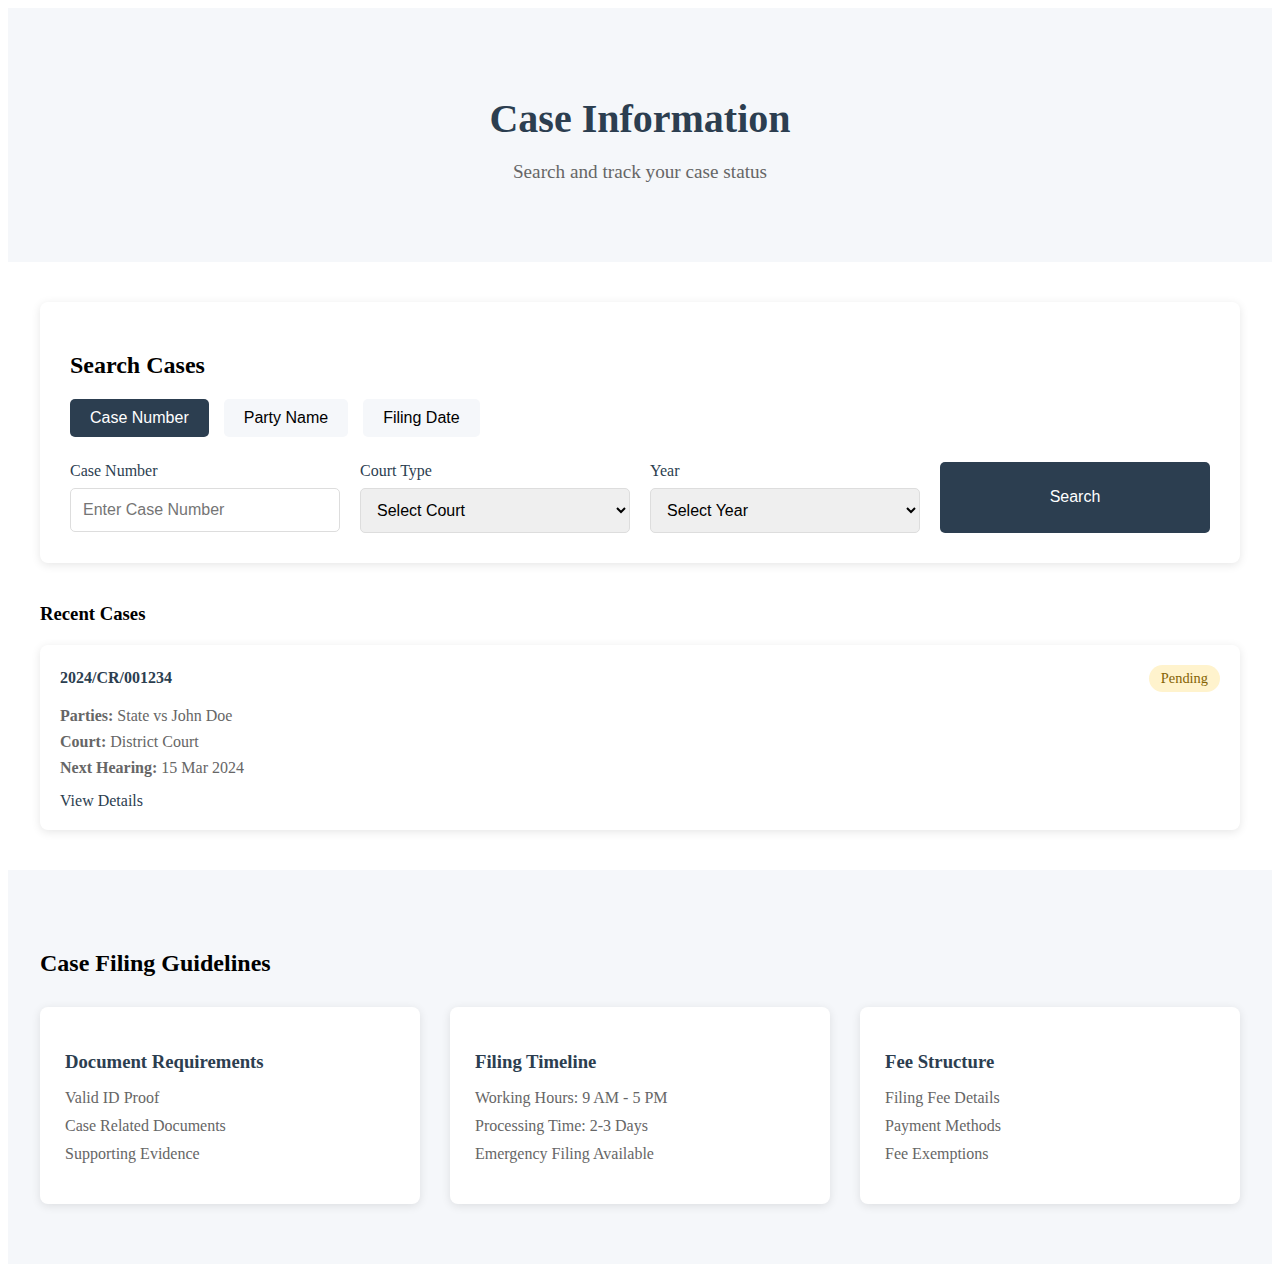
<file: cases.html>
<!DOCTYPE html>
<html lang="en">
<head>
    <meta charset="UTF-8">
    <meta name="viewport" content="width=device-width, initial-scale=1.0">
    <title>Case Search - National Judiciary Portal</title>
    <link rel="stylesheet" href="cases.css">
    <link rel="stylesheet" href="cases.css">
</head>
<body>
    <!-- Same header as index.html -->
    <header>
        <!-- Header content same as index.html -->
    </header>

    <main>
        <section class="page-hero">
            <div class="page-hero-content">
                <h1>Case Information</h1>
                <p>Search and track your case status</p>
            </div>
        </section>

        <section class="case-search-section">
            <div class="container">
                <div class="search-options">
                    <h2>Search Cases</h2>
                    <div class="search-tabs">
                        <button class="tab-btn active">Case Number</button>
                        <button class="tab-btn">Party Name</button>
                        <button class="tab-btn">Filing Date</button>
                    </div>

                    <form class="search-form">
                        <div class="form-group">
                            <label for="case-number">Case Number</label>
                            <input type="text" id="case-number" placeholder="Enter Case Number">
                        </div>
                        <div class="form-group">
                            <label for="court-type">Court Type</label>
                            <select id="court-type">
                                <option value="">Select Court</option>
                                <option value="supreme">Supreme Court</option>
                                <option value="high">High Court</option>
                                <option value="district">Court Of Appeal</option>
                            </select>
                        </div>
                        <div class="form-group">
                            <label for="year">Year</label>
                            <select id="year">
                                <option value="">Select Year</option>
                                <option value="2025">2025</option>
                                <option value="2024">2024</option>
                                <option value="2023">2023</option>
                                <option value="2022">2022</option>
                            </select>
                        </div>
                        <button type="submit" class="btn primary">Search</button>
                    </form>
                </div>

                <div class="recent-cases">
                    <h3>Recent Cases</h3>
                    <div class="case-list">
                        <div class="case-item">
                            <div class="case-header">
                                <span class="case-number">2024/CR/001234</span>
                                <span class="case-status pending">Pending</span>
                            </div>
                            <div class="case-details">
                                <p><strong>Parties:</strong> State vs John Doe</p>
                                <p><strong>Court:</strong> District Court</p>
                                <p><strong>Next Hearing:</strong> 15 Mar 2024</p>
                            </div>
                            <a href="#" class="btn-link">View Details</a>
                        </div>
                        <!-- Add more case items as needed -->
                    </div>
                </div>
            </div>
        </section>

        <section class="case-guidelines">
            <div class="container">
                <h2>Case Filing Guidelines</h2>
                <div class="guidelines-grid">
                    <div class="guideline-card">
                        <i class="fas fa-file-alt"></i>
                        <h3>Document Requirements</h3>
                        <ul>
                            <li>Valid ID Proof</li>
                            <li>Case Related Documents</li>
                            <li>Supporting Evidence</li>
                        </ul>
                    </div>
                    <div class="guideline-card">
                        <i class="fas fa-clock"></i>
                        <h3>Filing Timeline</h3>
                        <ul>
                            <li>Working Hours: 9 AM - 5 PM</li>
                            <li>Processing Time: 2-3 Days</li>
                            <li>Emergency Filing Available</li>
                        </ul>
                    </div>
                    <div class="guideline-card">
                        <i class="fas fa-money-bill"></i>
                        <h3>Fee Structure</h3>
                        <ul>
                            <li>Filing Fee Details</li>
                            <li>Payment Methods</li>
                            <li>Fee Exemptions</li>
                        </ul>
                    </div>
                </div>
            </div>
        </section>
    </main>

    <!-- Same footer as index.html -->
    <footer>
        <!-- Footer content same as index.html -->
    </footer>
</body>
</html>
</file>
<file: cases.css>
/* General Styles */
.container {
    max-width: 1200px;
    margin: 0 auto;
    padding: 0 20px;
}

/* Page Hero Section */
.page-hero {
    background-color: #f5f7fa;
    padding: 60px 0;
    text-align: center;
}

.page-hero-content h1 {
    font-size: 2.5rem;
    color: #2c3e50;
    margin-bottom: 1rem;
}

.page-hero-content p {
    font-size: 1.2rem;
    color: #666;
}

/* Case Search Section */
.case-search-section {
    padding: 40px 0;
}

.search-options {
    background: #fff;
    padding: 30px;
    border-radius: 8px;
    box-shadow: 0 2px 10px rgba(0, 0, 0, 0.1);
    margin-bottom: 40px;
}

.search-tabs {
    display: flex;
    gap: 15px;
    margin-bottom: 25px;
}

.tab-btn {
    padding: 10px 20px;
    border: none;
    background: #f5f7fa;
    border-radius: 5px;
    cursor: pointer;
    font-size: 1rem;
    transition: all 0.3s ease;
}

.tab-btn.active {
    background: #2c3e50;
    color: white;
}

/* Search Form Styles */
.search-form {
    display: grid;
    grid-template-columns: repeat(auto-fit, minmax(250px, 1fr));
    gap: 20px;
}

.form-group {
    display: flex;
    flex-direction: column;
    gap: 8px;
}

.form-group label {
    font-weight: 500;
    color: #2c3e50;
}

.form-group input,
.form-group select {
    padding: 12px;
    border: 1px solid #ddd;
    border-radius: 5px;
    font-size: 1rem;
}

.btn.primary {
    background: #2c3e50;
    color: white;
    padding: 12px 24px;
    border: none;
    border-radius: 5px;
    cursor: pointer;
    font-size: 1rem;
    transition: background 0.3s ease;
}

.btn.primary:hover {
    background: #34495e;
}

/* Recent Cases Styles */
.recent-cases {
    margin-top: 40px;
}

.case-list {
    display: grid;
    gap: 20px;
    margin-top: 20px;
}

.case-item {
    background: white;
    border-radius: 8px;
    padding: 20px;
    box-shadow: 0 2px 10px rgba(0, 0, 0, 0.1);
}

.case-header {
    display: flex;
    justify-content: space-between;
    align-items: center;
    margin-bottom: 15px;
}

.case-number {
    font-weight: 600;
    color: #2c3e50;
}

.case-status {
    padding: 5px 12px;
    border-radius: 20px;
    font-size: 0.9rem;
}

.case-status.pending {
    background: #fff3cd;
    color: #856404;
}

.case-details {
    margin-bottom: 15px;
}

.case-details p {
    margin: 8px 0;
    color: #666;
}

.btn-link {
    display: inline-block;
    color: #2c3e50;
    text-decoration: none;
    font-weight: 500;
    transition: color 0.3s ease;
}

.btn-link:hover {
    color: #34495e;
}

/* Guidelines Section */
.case-guidelines {
    background: #f5f7fa;
    padding: 60px 0;
}

.guidelines-grid {
    display: grid;
    grid-template-columns: repeat(auto-fit, minmax(280px, 1fr));
    gap: 30px;
    margin-top: 30px;
}

.guideline-card {
    background: white;
    padding: 25px;
    border-radius: 8px;
    box-shadow: 0 2px 10px rgba(0, 0, 0, 0.1);
}

.guideline-card i {
    font-size: 2rem;
    color: #2c3e50;
    margin-bottom: 15px;
}

.guideline-card h3 {
    margin-bottom: 15px;
    color: #2c3e50;
}

.guideline-card ul {
    list-style: none;
    padding: 0;
}

.guideline-card ul li {
    margin: 10px 0;
    color: #666;
}

/* Responsive Design */
@media (max-width: 768px) {
    .search-tabs {
        flex-wrap: wrap;
    }
    
    .tab-btn {
        flex: 1;
        text-align: center;
    }
    
    .search-form {
        grid-template-columns: 1fr;
    }
    
    .guidelines-grid {
        grid-template-columns: 1fr;
    }
}
</file>
